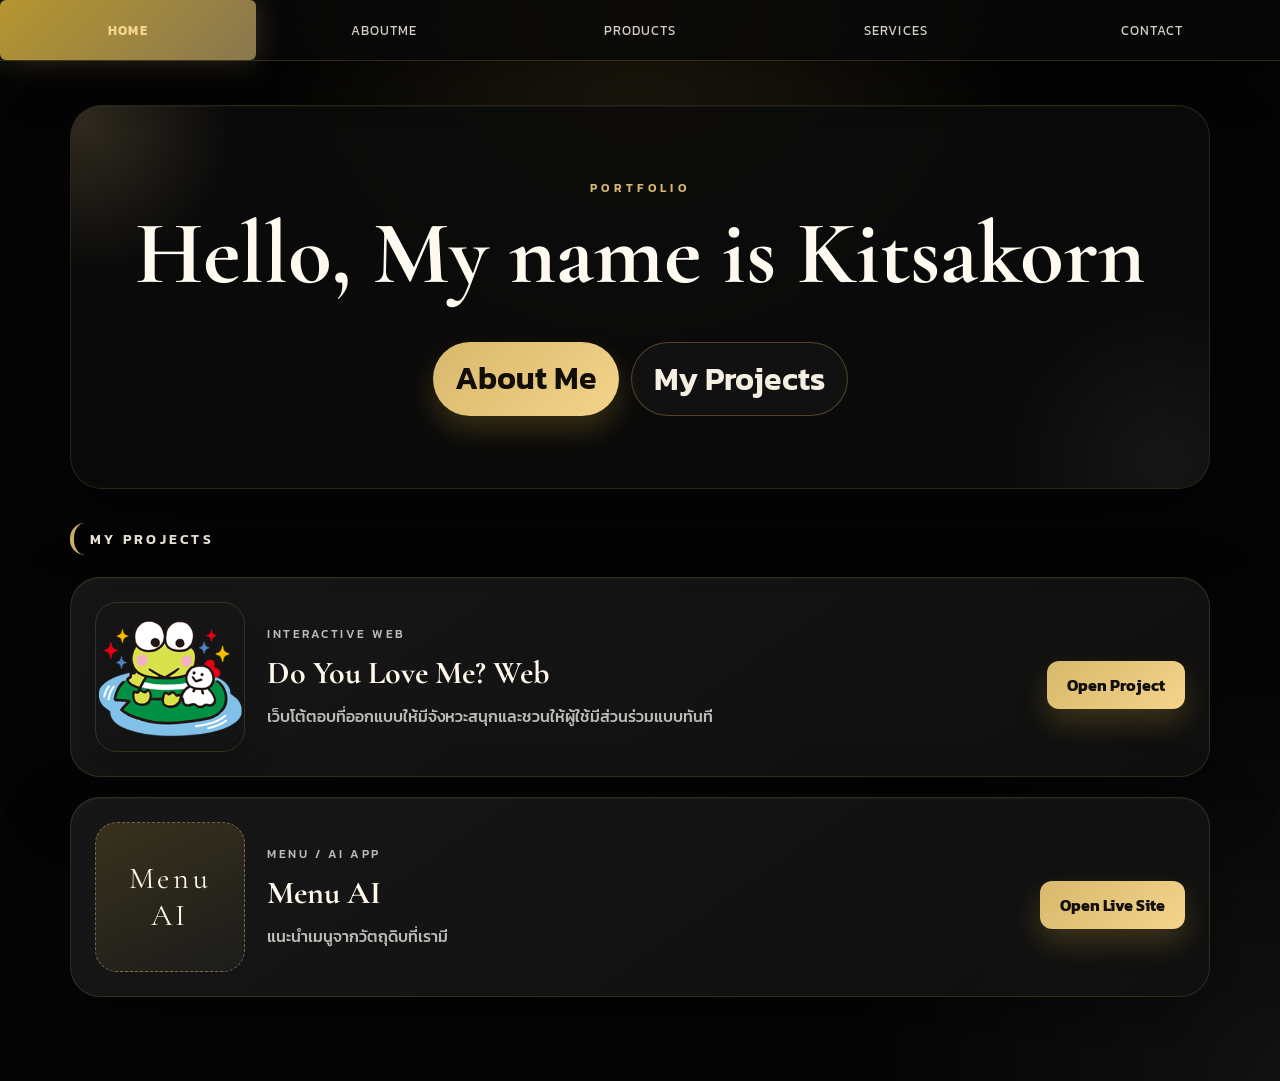
<file: index.html>
﻿<!DOCTYPE html>
<html lang="th">
  <head>
    <meta charset="UTF-8" />
    <meta name="viewport" content="width=device-width, initial-scale=1.0" />
    <title>My Portfolio</title>
    <link rel="stylesheet" href="style.css" />
    <link rel="preconnect" href="https://fonts.googleapis.com" />
    <link rel="preconnect" href="https://fonts.gstatic.com" crossorigin />
    <link
      href="https://fonts.googleapis.com/css2?family=Kanit:wght@300;400;500;600;700&family=Cormorant+Garamond:wght@500;600;700&display=swap"
      rel="stylesheet"
    />
  </head>
  <body class="home-page">
    <nav>
      <a href="./index.html">Home</a>
      <a href="./About/about.html">AboutMe</a>
      <a href="#">Products</a>
      <a href="#">Services</a>
      <a href="#">Contact</a>
      <span class="nav-indicator"></span>
    </nav>

    <main class="home-shell">
      <section id="home" class="hero home-panel">
        <p class="eyebrow">PORTFOLIO</p>
        <h1>Hello, My name is Kitsakorn</h1>
        <p class="hero-copy">
        </p>
        <div class="cta-row">
          <a class="btn-primary" href="./About/about.html">About Me</a>
          <a class="btn-ghost" href="#projects">My Projects</a>
        </div>
      </section>

      <section id="projects" class="projects-section">
        <h2 class="section-title">My Projects</h2>

        <div class="project-grid">
          <article class="project-card">
            <img src="DoyouLoveMe/main.png" alt="Do You Love Me Project" />
            <div class="card-text">
              <p class="project-eyebrow">Interactive Web</p>
              <h3>Do You Love Me? Web</h3>
              <p>
                เว็บโต้ตอบที่ออกแบบให้มีจังหวะสนุกและชวนให้ผู้ใช้มีส่วนร่วมแบบทันที
              </p>
            </div>
            <a href="DoyouLoveMe/index.html" class="btn-view">Open Project</a>
          </article>

          <article class="project-card">
            <div class="project-preview" aria-hidden="true">Menu AI</div>
            <div class="card-text">
              <p class="project-eyebrow">Menu / AI App</p>
              <h3>Menu AI</h3>
              <p>
                แนะนำเมนูจากวัตถุดิบที่เรามี
              </p>
            </div>
            <a href="https://menu-ai-wosg.vercel.app" class="btn-view" target="_blank" rel="noreferrer">Open Live Site</a>
          </article>
        </div>
      </section>
    </main>

    <script src="scriptHome.js"></script>
  </body>
</html>
</file>
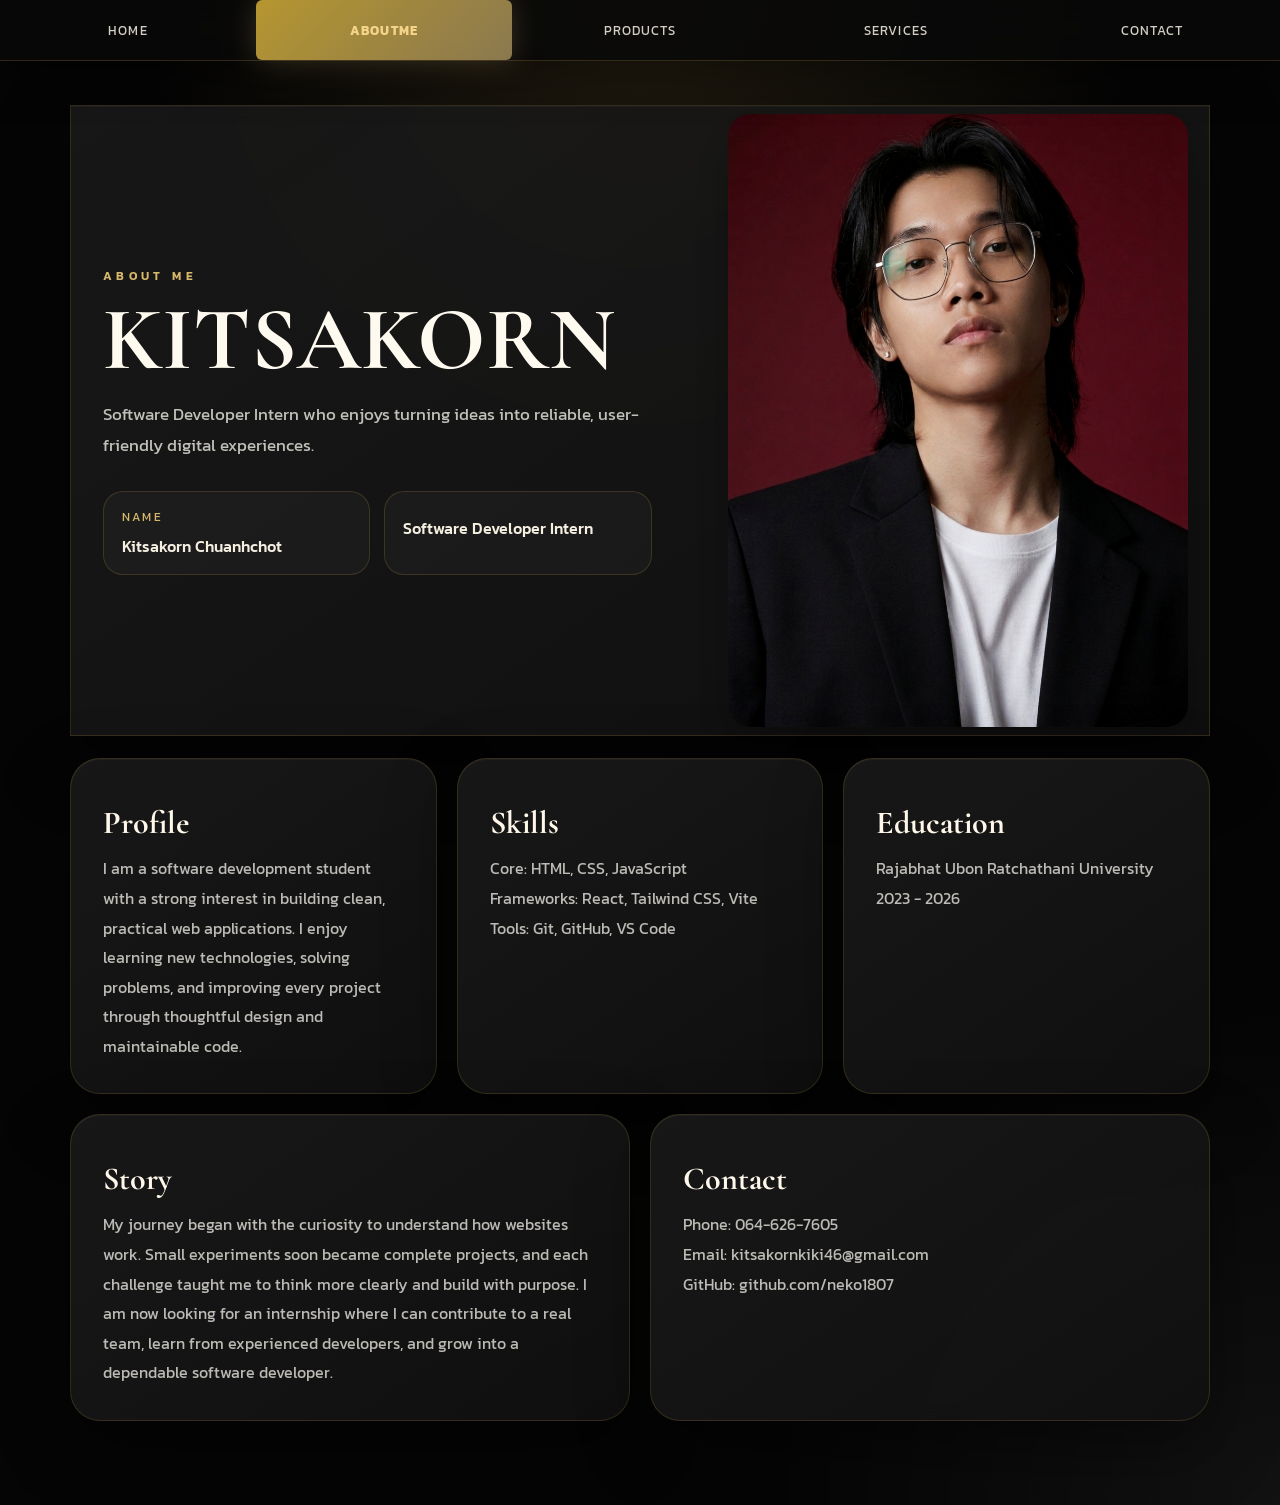
<file: About/about.html>
﻿<!doctype html>
<html lang="th">
  <head>
    <meta charset="UTF-8" />
    <meta name="viewport" content="width=device-width, initial-scale=1.0" />
    <title>About Me - Kitsakorn</title>
    <link rel="stylesheet" href="../style.css" />
    <link rel="preconnect" href="https://fonts.googleapis.com" />
    <link rel="preconnect" href="https://fonts.gstatic.com" crossorigin />
    <link
      href="https://fonts.googleapis.com/css2?family=Kanit:wght@300;400;500;600;700&family=Cormorant+Garamond:wght@500;600;700&display=swap"
      rel="stylesheet"
    />
  </head>
  <body class="about-page">
    <nav>
      <a href="../index.html">Home</a>
      <a class="active" href="./about.html">AboutMe</a>
      <a href="#">Products</a>
      <a href="#">Services</a>
      <a href="#">Contact</a>
      <span class="nav-indicator"></span>
    </nav>

    <main class="about-shell">
      <section class="about-hero about-panel">
        <div class="about-copy">
          <p class="eyebrow">ABOUT ME</p>
          <h1>KITSAKORN</h1>
          <p class="hero-subtitle">
            Software Developer Intern who enjoys turning ideas into reliable,
            user-friendly digital experiences.
          </p>

          <div class="info-strip">
            <div class="info-chip">
              <span class="chip-label">Name</span>
              <span class="chip-value">Kitsakorn Chuanhchot</span>
            </div>
            <div class="info-chip">
              <span class="chip-label"></span>
              <span class="chip-value">Software Developer Intern</span>
            </div>
          </div>
        </div>

        <div class="photo-frame" aria-label="พื้นที่วางรูปโปรไฟล์">
          <div class="photo-frame-inner">
            <figure class="portrait-card">
              <img
                src="../wmremove-transformed.png"
                alt="Kitsakorn profile photo"
                class="profile-photo"
              />
            </figure>
          </div>
        </div>
      </section>

      <section class="about-grid-section">
        <article class="about-panel text-card">
          <p class="card-index"></p>
          <h2>Profile</h2>
          <p class="placeholder-text">
            I am a software development student with a strong interest in
            building clean, practical web applications. I enjoy learning new
            technologies, solving problems, and improving every project
            through thoughtful design and maintainable code.
          </p>
        </article>

        <article class="about-panel text-card">
          <p class="card-index"></p>
          <h2>Skills</h2>
          <p class="placeholder-text">
            Core: HTML, CSS, JavaScript<br>
            Frameworks: React, Tailwind CSS, Vite<br>
            Tools: Git, GitHub, VS Code
          </p>
        </article>

        <article class="about-panel text-card">
          <p class="card-index"></p>
          <h2>Education</h2>
          <p class="placeholder-text">
            Rajabhat Ubon Ratchathani University 2023 - 2026
          </p>
        </article>

        <article class="about-panel text-card wide-card">
          <p class="card-index"></p>
          <h2>Story</h2>
          <p class="placeholder-text">
            My journey began with the curiosity to understand how websites
            work. Small experiments soon became complete projects, and each
            challenge taught me to think more clearly and build with purpose.
            I am now looking for an internship where I can contribute to a
            real team, learn from experienced developers, and grow into a
            dependable software developer.
          </p>
        </article>

        <article class="about-panel text-card wide-card">
          <p class="card-index"></p>
          <h2>Contact</h2>
          <p class="placeholder-text">
            Phone: 064-626-7605<br>
            Email: kitsakornkiki46@gmail.com<br>
            GitHub: github.com/neko1807
          </p>
        </article>
      </section>
    </main>

    <script src="../scriptHome.js"></script>
  </body>
</html>
</file>
<file: style.css>
* {
  margin: 0;
  padding: 0;
  box-sizing: border-box;
  font-family: "Kanit", sans-serif;
}

html {
  scroll-behavior: smooth;
}

body {
  background-color: #f4f7f6;
  color: #333;
}

nav {
  box-shadow: 0 20px 10px rgba(0, 0, 0, 0.1);
  top: 0;
  z-index: 1000;
  position: relative;
  display: flex;
  justify-content: space-around;
  background: #333;
  padding: 10px 0;
  width: 100%;
}

nav ul {
  display: flex;
  list-style: none;
  gap: 20px;
}

.hero {
  font-size: 2rem;
  font-weight: bold;
  margin-bottom: 0px;
  min-height: 10vh;
  display: flex;
  flex-direction: column;
  justify-content: center;
  align-items: center;
  text-align: center;
  color: white;

  background-image: url("IT4369.jpg");
  height: 30vh;
  background-size: cover;
  background-position: center;
  background-repeat: no-repeat;

  background-color: rgba(0, 0, 0, 0.4);
  background-blend-mode: overlay;
}

.hero p {
  font-size: 1.5rem;
}

#projects {
  background: linear-gradient(to bottom, #6893a6, #dbdbdb);
  min-height: 100vh;
  padding: 60px 20px;
  margin: 0;
  width: 100%;
}

.project-grid {
  display: grid;
  grid-template-columns: repeat(auto-fit, minmax(300px, 1fr));
  gap: 30px;
  margin-top: 30px;
}

.project-card {
  background: linear-gradient(135deg, #54a0ff, #00d2ff);
  border-radius: 25px;
  box-shadow: 0 15px 40px rgba(0, 0, 0, 0.15);
  transition: all 0.3s;
  display: flex;
  align-items: center;
  justify-content: space-between;
  padding: 25px 50px;
  gap: 20px;
  text-align: left;
  overflow: hidden;
  width: 90%;
  max-width: 1000px;
  margin: 30px auto;
}

.section-title {
  background: #74b9ff;

  margin-top: 50px;
  margin-left: 5%;
  margin-bottom: 20px;

  padding: 10px 25px;

  border-radius: 15px;
  box-shadow: 0 4px 10px rgba(0, 0, 0, 0.1);
  display: inline-block;
  align-items: center;
  justify-content: space-between;

  gap: 10px;
  text-align: left;
  overflow: hidden;

  text-align: left;
  font-size: 1.5rem;
  font-weight: 800;
  color: #2c3e50;
  cursor: default;
}

.project-card:hover {
  transform: translatey(-8px) scale(1.02);
  box-shadow: 0 20px 45px rgba(0, 0, 0, 0.2);
}

.project-card img {
  width: 150px;
  height: 150px;
  object-fit: cover;
  border-radius: 10px;
  flex-shrink: 0;
}

.btn-view {
  display: inline-block;
  margin-top: 15px;
  padding: 10px 20px;
  background: #0044cc;
  color: white;
  text-decoration: none;
  border-radius: 5px;
  font-weight: bold;
}

.btn-view:hover {
  background-color: #000;
  transform: scale(1.1);
}

.project-card h3 {
  font-size: 1.5rem;
  margin-right: 15px;
}

.project-card p {
  font-size: 1.1rem;
  margin-right: 20px;
  flex-grow: 1;
}

.btn-view {
  background-color: #0984e3;
  color: white !important;
  text-decoration: none;
  padding: 12px 25px;
  border-radius: 12px;
  font-weight: bold;
  font-size: 1rem;
  transition: 0.3s;
  box-shadow: 0 4px 15px rgba(0, 0, 0, 0.2);
}

.card-text {
  flex: 1;
  text-align: left;
  min-width: 0;
}

.card-text h3 {
  font-size: 1.5rem;
  margin-top: 5px;
}

.card-text p {
  font-size: 1rem;
  color: #444;
}

.btn-view {
  flex-shrink: 0;
  white-space: nowrap;
  padding: 12px 20px;
}

nav a {
  width: 20%;
  text-align: center;
  position: relative;
  z-index: 2;
  color: white;
  text-decoration: none;
  padding: 10px 20px;
  transition: 0.3s;
}

nav a:nth-child(1):hover ~ .nav-indicator {

  left: 0;

}

nav a:nth-child(2):hover ~ .nav-indicator {

  left: 20%;

}

nav a:nth-child(3):hover ~ .nav-indicator {

  left: 40%;

}

nav a:nth-child(4):hover ~ .nav-indicator {

  left: 60%;

}

nav a:nth-child(5):hover ~ .nav-indicator {

  left: 80%;

}

.nav-indicator {
  position: absolute;
  height: 100%;
  top: 0;
  left: 0;
  z-index: 1;
  background: linear-gradient(135deg, #667eea, #764ba2);
  border-radius: 6px;
  transition: 0.3s cubic-bezier(0.18, 0.89, 0.32, 1.28);
  opacity: 0;
  width: 20%;
  transition: 0.3s cubic-bezier(0.18, 0.89, 0.32, 1.28);
  pointer-events: none;
}

nav:hover .nav-indicator {
  opacity: 1;
}

.project-card .card-content {
  display: flex;
  align-items: center;
  gap: 30px;
}

.project-card img {
  width: 120px;
  height: auto;
  filter: drop-shadow(0 5px 15px rgba(0, 0, 0, 0.1));
}

.card-text h3 {
  font-size: 1.8rem;
  color: #2c3e50;
  margin-bottom: 5px;
}

.card-text p {
  color: #34495e;
  font-weight: 500;
}

nav:hover .nav-indicator {
  opacity: 1;
}

nav a.active {
  color: #fff;
  font-weight: 700;
}

nav a.active ~ .nav-indicator {
  opacity: 1;
}

.page {
  max-width: 1100px;
  margin: 0 auto;
  padding: 50px 20px 80px;
}

.about-hero {
  display: grid;
  grid-template-columns: 1.2fr 0.8fr;
  gap: 40px;
  align-items: center;
  margin-top: 30px;
}

.about-hero-text h1 {
  font-size: 2.8rem;
  color: #1f2a36;
}

.eyebrow {
  text-transform: uppercase;
  letter-spacing: 0.2em;
  font-size: 0.8rem;
  color: #4c6ef5;
  margin-bottom: 10px;
  font-weight: 600;
}

.lead {
  margin: 20px 0 25px;
  font-size: 1.1rem;
  line-height: 1.7;
  color: #2f3b48;
}

.about-hero-media img {
  width: 80%;
  border-radius: 20px;
  border: 6px solid #ffffff;
  box-shadow: 0 20px 40px rgba(0, 0, 0, 0.12);
}

.cta-row {
  display: flex;
  gap: 12px;
  flex-wrap: wrap;
}

.btn-primary,
.btn-ghost {
  display: inline-block;
  padding: 12px 22px;
  border-radius: 999px;
  font-weight: 600;
  text-decoration: none;
}

.btn-primary {
  background: #2d6cdf;
  color: #fff;
  box-shadow: 0 8px 20px rgba(45, 108, 223, 0.3);
}

.btn-ghost {
  border: 2px solid #2d6cdf;
  color: #2d6cdf;
}

.about-section {
  margin-top: 50px;
}

.about-grid {
  display: grid;
  grid-template-columns: repeat(auto-fit, minmax(240px, 1fr));
  gap: 20px;
  margin-top: 20px;
}

.about-card {
  background: #ffffff;
  border-radius: 18px;
  padding: 20px 24px;
  box-shadow: 0 12px 30px rgba(0, 0, 0, 0.08);
}

.about-card h3 {
  margin-bottom: 10px;
  color: #223042;
}

.tag-list {
  display: flex;
  flex-wrap: wrap;
  gap: 10px;
}

.tag {
  background: #eef3ff;
  color: #2d6cdf;
  padding: 6px 12px;
  border-radius: 999px;
  font-weight: 600;
  font-size: 0.85rem;
}

.link-inline {
  display: inline-block;
  margin-top: 10px;
  color: #2d6cdf;
  font-weight: 600;
  text-decoration: none;
}

.timeline-title {
  font-weight: 700;
  color: #1f2a36;
}

.timeline-meta {
  color: #5b6776;
  margin-top: 4px;
}

.contact-list p {
  margin: 8px 0;
  color: #2f3b48;
}

@media (max-width: 900px) {
  .about-hero {
    grid-template-columns: 1fr;
  }
}

.about-hero-pf {
  display: flex;
  justify-content: center;
}

.about-hero-pf img {
  width: 100%;
  max-width: 400px;
  border-radius: 20px;
  transition: transform 0.3s ease;
}

.about-hero-pf img:hover {
  transform: scale(1.05);
}

.home-btn {
  position: absolute;
  top: 20px;
  left: 20px;
  padding: 10px 20px;
  cursor: pointer;
}

.home-btn a{
  text-decoration: none;
  color: inherit;
}

body.about-page {
  background:
    radial-gradient(circle at top, rgba(198, 161, 78, 0.16), transparent 30%),
    radial-gradient(circle at bottom right, rgba(255, 255, 255, 0.05), transparent 26%),
    #050505;
  color: #f2efe8;
}

body.about-page nav {
  background: rgba(8, 8, 8, 0.88);
  border-bottom: 1px solid rgba(198, 161, 78, 0.22);
  backdrop-filter: blur(14px);
}

body.about-page nav a {
  color: rgba(245, 239, 226, 0.86);
  letter-spacing: 0.08em;
  text-transform: uppercase;
  font-size: 0.84rem;
}

body.about-page nav a.active {
  color: #f4d48a;
}

body.about-page .nav-indicator {
  background: linear-gradient(135deg, rgba(212, 175, 55, 0.85), rgba(244, 212, 138, 0.55));
  box-shadow: 0 0 30px rgba(244, 212, 138, 0.2);
}

body.about-page .about-shell {
  max-width: 1180px;
  margin: 0 auto;
  padding: 44px 20px 84px;
}

body.about-page .about-panel {
  border: 1px solid rgba(198, 161, 78, 0.18);
  background:
    linear-gradient(145deg, rgba(255, 255, 255, 0.055), rgba(255, 255, 255, 0.02)),
    rgba(12, 12, 12, 0.88);
  box-shadow:
    0 24px 70px rgba(0, 0, 0, 0.45),
    inset 0 1px 0 rgba(255, 255, 255, 0.04);
  backdrop-filter: blur(10px);
}

body.about-page .about-hero {
  display: grid;
  grid-template-columns: 1.1fr 0.9fr;
  gap: 24px;
  align-items: stretch;
  margin-top: 0;
}

body.about-page .about-copy,
body.about-page .photo-frame,
body.about-page .text-card {
  border-radius: 30px;
  padding: 32px;
}

body.about-page .about-copy {
  min-height: 420px;
  display: flex;
  flex-direction: column;
  justify-content: center;
  position: relative;
  overflow: hidden;
}

body.about-page .about-copy::before {
  content: "";
  position: absolute;
  inset: -40% auto auto -20%;
  width: 260px;
  height: 260px;
  background: radial-gradient(circle, rgba(244, 212, 138, 0.18), transparent 70%);
  pointer-events: none;
}

body.about-page .eyebrow {
  color: #d7b86c;
  letter-spacing: 0.35em;
  font-size: 0.78rem;
  margin-bottom: 14px;
}

body.about-page .about-copy h1 {
  font-family: "Cormorant Garamond", serif;
  font-size: clamp(3.4rem, 7vw, 5.8rem);
  line-height: 0.92;
  color: #fffaf0;
  margin-bottom: 18px;
}

body.about-page .hero-subtitle {
  max-width: 560px;
  color: rgba(242, 239, 232, 0.78);
  line-height: 1.85;
  font-size: 1.05rem;
}

body.about-page .info-strip {
  display: grid;
  grid-template-columns: repeat(2, minmax(0, 1fr));
  gap: 14px;
  margin-top: 30px;
}

body.about-page .info-chip {
  border: 1px solid rgba(198, 161, 78, 0.2);
  border-radius: 20px;
  padding: 16px 18px;
  background: rgba(255, 255, 255, 0.03);
}

body.about-page .chip-label {
  display: block;
  color: #d7b86c;
  font-size: 0.76rem;
  text-transform: uppercase;
  letter-spacing: 0.18em;
  margin-bottom: 8px;
}

body.about-page .chip-value {
  color: #f5efe2;
  font-weight: 500;
}

body.about-page .photo-frame {
  min-height: auto;
  display: flex;
  align-items: center;
  justify-content: center;
  padding: 8px;
  background: transparent;
  overflow: visible;
  position: relative;
}

body.about-page .photo-frame::before {
  content: none;
}

body.about-page .photo-frame::after {
  content: none;
}

body.about-page .photo-frame-inner {
  width: 100%;
  border-radius: 0;
  border: 0;
  display: flex;
  flex-direction: column;
  justify-content: center;
  align-items: center;
  text-align: center;
  gap: 0;
  padding: 0;
  background: transparent;
  position: relative;
  overflow: visible;
}

body.about-page .photo-frame-inner::before {
  content: none;
}

body.about-page .portrait-card {
  width: min(100%, 460px);
  margin: 0;
  padding: 0;
  border-radius: 24px;
  background: transparent;
  border: 0;
  box-shadow: none;
  position: relative;
}

body.about-page .profile-photo {
  display: block;
  width: 100%;
  aspect-ratio: 3 / 4;
  object-fit: cover;
  object-position: center 18%;
  border-radius: 22px;
  border: 0;
  box-shadow: 0 22px 50px rgba(0, 0, 0, 0.28);
  filter: contrast(1.01) saturate(0.94);
}

body.about-page .about-grid-section {
  display: grid;
  grid-template-columns: repeat(12, minmax(0, 1fr));
  gap: 20px;
  margin-top: 22px;
}

body.about-page .text-card {
  grid-column: span 4;
  min-height: 220px;
}

body.about-page .wide-card {
  grid-column: span 6;
}

body.about-page .card-index {
  color: #d7b86c;
  letter-spacing: 0.28em;
  font-size: 0.74rem;
  margin-bottom: 12px;
}

body.about-page .text-card h2 {
  font-family: "Cormorant Garamond", serif;
  color: #fff8ea;
  font-size: 2rem;
  margin-bottom: 12px;
}

body.about-page .placeholder-text {
  color: rgba(242, 239, 232, 0.76);
  line-height: 1.85;
  font-size: 1rem;
}

@media (max-width: 980px) {
  body.about-page .about-hero {
    grid-template-columns: 1fr;
  }

  body.about-page .info-strip {
    grid-template-columns: 1fr;
  }

  body.about-page .text-card,
  body.about-page .wide-card {
    grid-column: span 12;
  }
}

@media (max-width: 640px) {
  body.about-page .about-shell {
    padding-inline: 16px;
    padding-bottom: 64px;
  }

  body.about-page .about-copy,
  body.about-page .photo-frame,
  body.about-page .text-card {
    padding: 22px;
    border-radius: 24px;
  }

  body.about-page .photo-frame {
    min-height: auto;
    padding: 4px;
    border-radius: 0;
  }

  body.about-page .photo-frame-inner {
    padding: 0;
    gap: 0;
    overflow: visible;
  }

  body.about-page .portrait-card {
    width: 100%;
    padding: 0;
  }

  body.about-page .about-copy h1 {
    font-size: clamp(2.8rem, 14vw, 4rem);
  }
}

body:where(.about-page, .home-page) {
  background:
    radial-gradient(circle at top, rgba(198, 161, 78, 0.16), transparent 30%),
    radial-gradient(circle at bottom right, rgba(255, 255, 255, 0.05), transparent 26%),
    #050505;
  color: #f2efe8;
}

body:where(.about-page, .home-page) nav {
  background: rgba(8, 8, 8, 0.88);
  border-bottom: 1px solid rgba(198, 161, 78, 0.22);
  backdrop-filter: blur(14px);
  box-shadow: 0 20px 40px rgba(0, 0, 0, 0.35);
}

body:where(.about-page, .home-page) nav a {
  color: rgba(245, 239, 226, 0.86);
  letter-spacing: 0.08em;
  text-transform: uppercase;
  font-size: 0.84rem;
}

body:where(.about-page, .home-page) nav a.active {
  color: #f4d48a;
}

body:where(.about-page, .home-page) .nav-indicator {
  background: linear-gradient(135deg, rgba(212, 175, 55, 0.85), rgba(244, 212, 138, 0.55));
  box-shadow: 0 0 30px rgba(244, 212, 138, 0.2);
}

body:where(.about-page, .home-page) .btn-primary,
body:where(.about-page, .home-page) .btn-ghost,
body.home-page .btn-view {
  transition:
    transform 0.2s ease,
    box-shadow 0.2s ease,
    background 0.2s ease,
    color 0.2s ease,
    border-color 0.2s ease;
}

body:where(.about-page, .home-page) .btn-primary {
  background: linear-gradient(135deg, #d7b86c, #f4d48a);
  color: #120f0a;
  box-shadow: 0 14px 28px rgba(212, 175, 55, 0.22);
}

body:where(.about-page, .home-page) .btn-ghost {
  border: 1px solid rgba(198, 161, 78, 0.35);
  color: #f5efe2;
  background: rgba(255, 255, 255, 0.03);
}

body:where(.about-page, .home-page) .btn-primary:hover,
body:where(.about-page, .home-page) .btn-ghost:hover,
body.home-page .btn-view:hover {
  transform: translateY(-2px);
}

body:where(.about-page, .home-page) .btn-primary:hover {
  box-shadow: 0 18px 34px rgba(212, 175, 55, 0.28);
}

body:where(.about-page, .home-page) .btn-ghost:hover {
  background: rgba(255, 255, 255, 0.06);
  border-color: rgba(244, 212, 138, 0.5);
}

body:where(.about-page, .home-page) .link-inline {
  color: #f4d48a;
}

body.home-page .home-shell {
  max-width: 1180px;
  margin: 0 auto;
  padding: 44px 20px 84px;
}

body.home-page .hero {
  min-height: auto;
  height: auto;
  margin-top: 0;
  padding: 72px 28px;
  display: flex;
  flex-direction: column;
  justify-content: center;
  align-items: center;
  text-align: center;
  gap: 14px;
  position: relative;
  overflow: hidden;
  border: 1px solid rgba(198, 161, 78, 0.18);
  border-radius: 32px;
  background:
    linear-gradient(145deg, rgba(255, 255, 255, 0.055), rgba(255, 255, 255, 0.02)),
    rgba(12, 12, 12, 0.88);
  box-shadow:
    0 24px 70px rgba(0, 0, 0, 0.45),
    inset 0 1px 0 rgba(255, 255, 255, 0.04);
  background-image: none;
}

body.home-page .hero::before {
  content: "";
  position: absolute;
  inset: -35% auto auto -12%;
  width: 300px;
  height: 300px;
  background: radial-gradient(circle, rgba(244, 212, 138, 0.16), transparent 70%);
  pointer-events: none;
}

body.home-page .hero::after {
  content: "";
  position: absolute;
  inset: auto -10% -35% auto;
  width: 320px;
  height: 320px;
  background: radial-gradient(circle, rgba(255, 255, 255, 0.05), transparent 70%);
  pointer-events: none;
}

body.home-page .hero .eyebrow {
  color: #d7b86c;
  letter-spacing: 0.35em;
  font-size: 0.78rem;
  margin-bottom: 0;
}

body.home-page .hero h1 {
  font-family: "Cormorant Garamond", serif;
  font-size: clamp(3.3rem, 7vw, 5.7rem);
  line-height: 0.95;
  color: #fffaf0;
  margin: 0;
}

body.home-page .hero-copy {
  max-width: 650px;
  color: rgba(242, 239, 232, 0.78);
  line-height: 1.85;
  font-size: 1.05rem;
  margin-top: 6px;
}

body.home-page .cta-row {
  justify-content: center;
  margin-top: 12px;
}

body.home-page #projects {
  background: transparent;
  min-height: auto;
  padding: 0;
  width: 100%;
}

body.home-page .projects-section {
  margin-top: 22px;
}

body.home-page .section-title {
  background: transparent;
  border: 0;
  border-left: 4px solid #d7b86c;
  color: #fff8ea;
  margin-top: 34px;
  margin-left: 0;
  margin-bottom: 22px;
  padding: 6px 0 6px 16px;
  box-shadow: none;
  display: block;
  align-items: unset;
  justify-content: unset;
  gap: 0;
  text-align: left;
  overflow: visible;
  font-size: 0.85rem;
  font-weight: 600;
  letter-spacing: 0.24em;
  text-transform: uppercase;
}

body.home-page .project-grid {
  display: grid;
  grid-template-columns: 1fr;
  gap: 20px;
  margin-top: 20px;
}

body.home-page .project-card {
  background:
    linear-gradient(145deg, rgba(255, 255, 255, 0.05), rgba(255, 255, 255, 0.02)),
    rgba(12, 12, 12, 0.88);
  border: 1px solid rgba(198, 161, 78, 0.18);
  box-shadow:
    0 24px 70px rgba(0, 0, 0, 0.35),
    inset 0 1px 0 rgba(255, 255, 255, 0.04);
  border-radius: 30px;
  padding: 24px;
  display: grid;
  grid-template-columns: 150px minmax(0, 1fr) auto;
  gap: 22px;
  align-items: center;
  text-align: left;
  overflow: hidden;
  width: 100%;
  max-width: none;
  margin: 0;
}

body.home-page .project-card:hover {
  transform: translateY(-6px);
  box-shadow:
    0 30px 80px rgba(0, 0, 0, 0.42),
    inset 0 1px 0 rgba(255, 255, 255, 0.04);
}

body.home-page .project-card img,
body.home-page .project-preview {
  width: 150px;
  height: 150px;
  border-radius: 22px;
  flex-shrink: 0;
}

body.home-page .project-card img {
  object-fit: cover;
  border: 1px solid rgba(198, 161, 78, 0.2);
  box-shadow: 0 12px 30px rgba(0, 0, 0, 0.25);
}

body.home-page .project-preview {
  display: flex;
  align-items: center;
  justify-content: center;
  text-align: center;
  padding: 18px;
  background: linear-gradient(155deg, rgba(212, 175, 55, 0.18), rgba(255, 255, 255, 0.03));
  border: 1px dashed rgba(244, 212, 138, 0.38);
  color: #fff8ea;
  font-family: "Cormorant Garamond", serif;
  font-size: 1.9rem;
  letter-spacing: 0.12em;
}

body.home-page .project-eyebrow {
  color: #d7b86c;
  text-transform: uppercase;
  letter-spacing: 0.22em;
  font-size: 0.72rem;
  margin-bottom: 8px;
  margin-right: 0;
}

body.home-page .card-text h3 {
  font-family: "Cormorant Garamond", serif;
  color: #fff8ea;
  font-size: 2rem;
  margin-bottom: 10px;
  margin-right: 0;
}

body.home-page .card-text p {
  color: rgba(242, 239, 232, 0.76);
  line-height: 1.8;
  margin-right: 0;
  flex-grow: 0;
}

body.home-page .card-text {
  flex: 1 1 auto;
  min-width: 0;
}

body.home-page .card-text code {
  color: #f4d48a;
  background: rgba(255, 255, 255, 0.05);
  padding: 0 0.35em;
  border-radius: 999px;
}

body.home-page .btn-view {
  justify-self: end;
  align-self: center;
  background: linear-gradient(135deg, #d7b86c, #f4d48a);
  color: #120f0a !important;
  box-shadow: 0 14px 28px rgba(212, 175, 55, 0.22);
  border: 0;
}

body.home-page .btn-view:hover {
  background: linear-gradient(135deg, #e3c682, #f8e0a3);
  box-shadow: 0 18px 34px rgba(212, 175, 55, 0.28);
}

@media (max-width: 980px) {
  body.home-page .hero {
    padding: 56px 22px;
  }

  body.home-page .project-card {
    grid-template-columns: 1fr;
    justify-items: start;
  }

  body.home-page .project-card img,
  body.home-page .project-preview {
    width: 100%;
    height: 220px;
  }

  body.home-page .btn-view {
    justify-self: start;
  }
}

@media (max-width: 640px) {
  body.home-page .home-shell {
    padding-inline: 16px;
    padding-bottom: 64px;
  }

  body.home-page .hero {
    padding: 42px 20px;
    border-radius: 24px;
  }

  body.home-page .hero h1 {
    font-size: clamp(2.8rem, 14vw, 4rem);
  }

  body.home-page .section-title {
    margin-top: 28px;
  }
}
</file>
